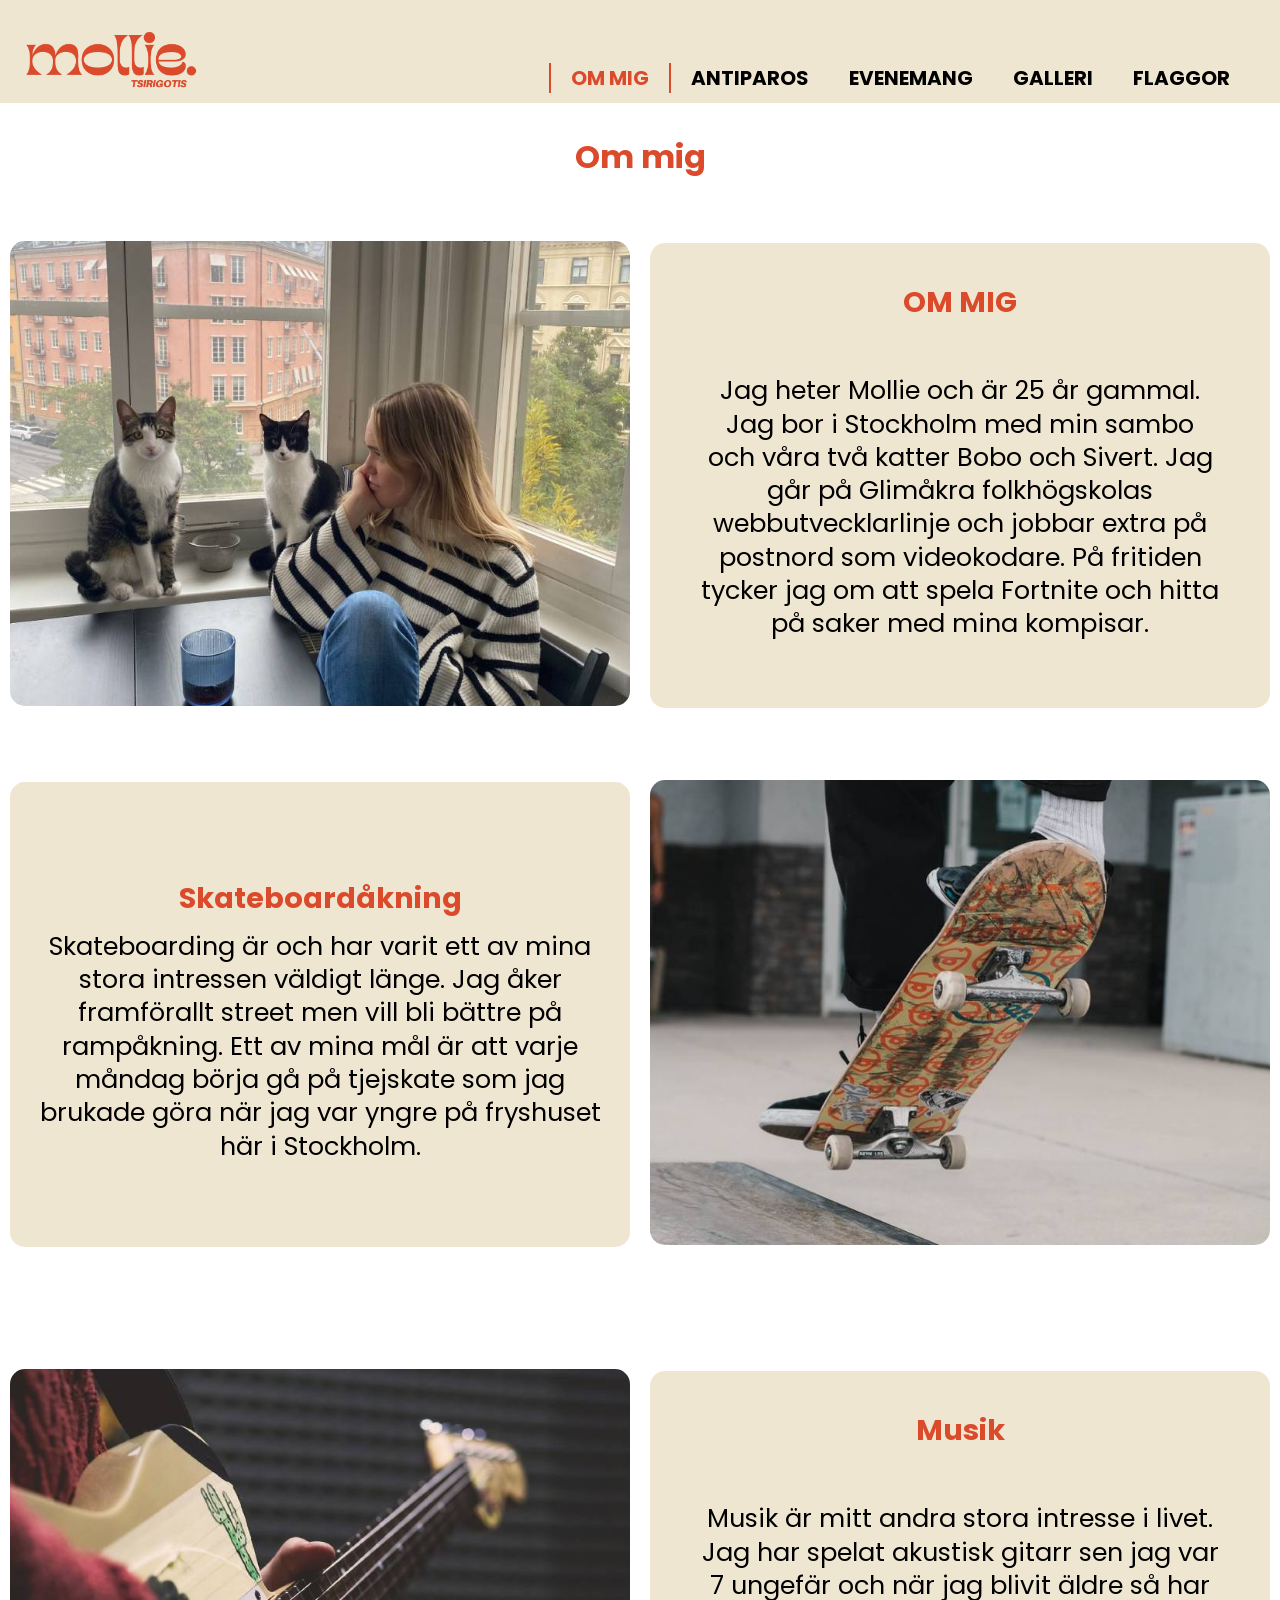
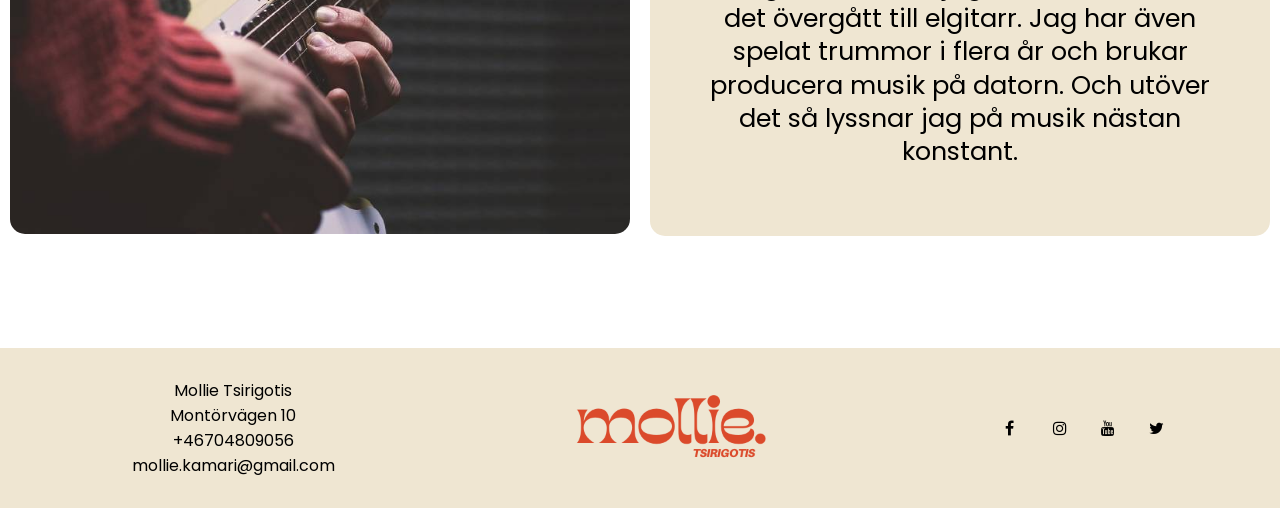
<file: index.html>
<!DOCTYPE html>
<html lang="en">
<head>
    <meta charset="UTF-8">
    <meta name="viewport" content="width=device-width, initial-scale=1.0">
    <title>Om mig</title>
    <link rel="stylesheet" href="styles/style.css">
    <link rel="stylesheet" href="https://cdnjs.cloudflare.com/ajax/libs/font-awesome/4.7.0/css/font-awesome.min.css">
</head>
<body>

<!-- HEADER -->

  <header>
    <a href="index.html"><img src="img/logo2.png" alt="MinLogga" class="header_image" id="logo"></a>
    
    <div>
      <ul class="topnav">
        <li><a href="flaggor.html">FLAGGOR</a></li>
        <li><a href="galleri.html">GALLERI</a></li>
        <li><a href="evenemang.html">EVENEMANG</a></li>
        <li><a href="antiparos.html">ANTIPAROS</a></li>
        <li><a class="active" href="index.html">OM MIG</a></li> 
      </ul>
  </div>
</header>

<h1>Om mig</h1>

<!-- TOP CONTAINER -->

<div class="container">

  <div class="left-div">
    <img src="/img/mollie-start2.jpg" alt="Mollie och hennes katter">
  </div>

  <div class="right-div">
    <h2>OM MIG</h2>
    <p>
      Jag heter Mollie och är 25 år gammal.
      Jag bor i Stockholm med min sambo och våra två katter
      Bobo och Sivert.
      Jag går på Glimåkra folkhögskolas webbutvecklarlinje och 
      jobbar extra på postnord som videokodare.
      På fritiden tycker jag om att spela Fortnite och 
      hitta på saker med mina kompisar.
    </p>
  </div>

</div>

<!-- MIDDLE CONTAINER -->

<div class="middle-container">

  <div class="middle-left-div">
    <h2>Skateboardåkning</h2>
    <p>Skateboarding är och har varit ett av mina stora intressen väldigt länge.
      Jag åker framförallt street men vill bli bättre på rampåkning.
      Ett av mina mål är att varje måndag börja gå på tjejskate som jag brukade göra 
      när jag var yngre på fryshuset här i Stockholm.
    </p>
  </div>

  <div class="middle-right-div">
    <img src="img/skateboard-start1.jpg" alt="Skateboard">
  </div>

  </div>

  <!-- BOTTOM CONTAINER -->

<div class="bottom-container">

  <div class="bottom-left-div">
    <img src="img/gitarr-start1.jpg" alt="elgitarr">
  </div>

  <div class="bottom-right-div">
    <h2>Musik</h2>
    <p>
      Musik är mitt andra stora intresse i livet.
      Jag har spelat akustisk gitarr sen jag var 7 ungefär och när jag blivit 
      äldre så har det övergått till elgitarr.
      Jag har även spelat trummor i flera år och brukar producera musik på
      datorn. Och utöver det så lyssnar jag på musik nästan konstant.
    </p>
  </div>

</div>

<!-- FOOTER -->

<footer>
  <div class="footer-contact-info">
    <p>Mollie Tsirigotis</p>
    <p>Montörvägen 10</p>
    <p>+46704809056</p>
    <p>mollie.kamari@gmail.com</p>
  </div>
  <div class="footer-image">
    <a href="index.html"><img src="img/logo2.png" alt="MinLogga" class="footer-img" id="logo"></a>
  </div>
  <div class="footer-social-media">
    <a href="#" class="fa fa-facebook"></a>
    <a href="#" class="fa fa-instagram"></a>
    <a href="#" class="fa fa-youtube"></a>
    <a href="#" class="fa fa-twitter"></a>
  </div>
</footer>
</body>
</html>
</file>
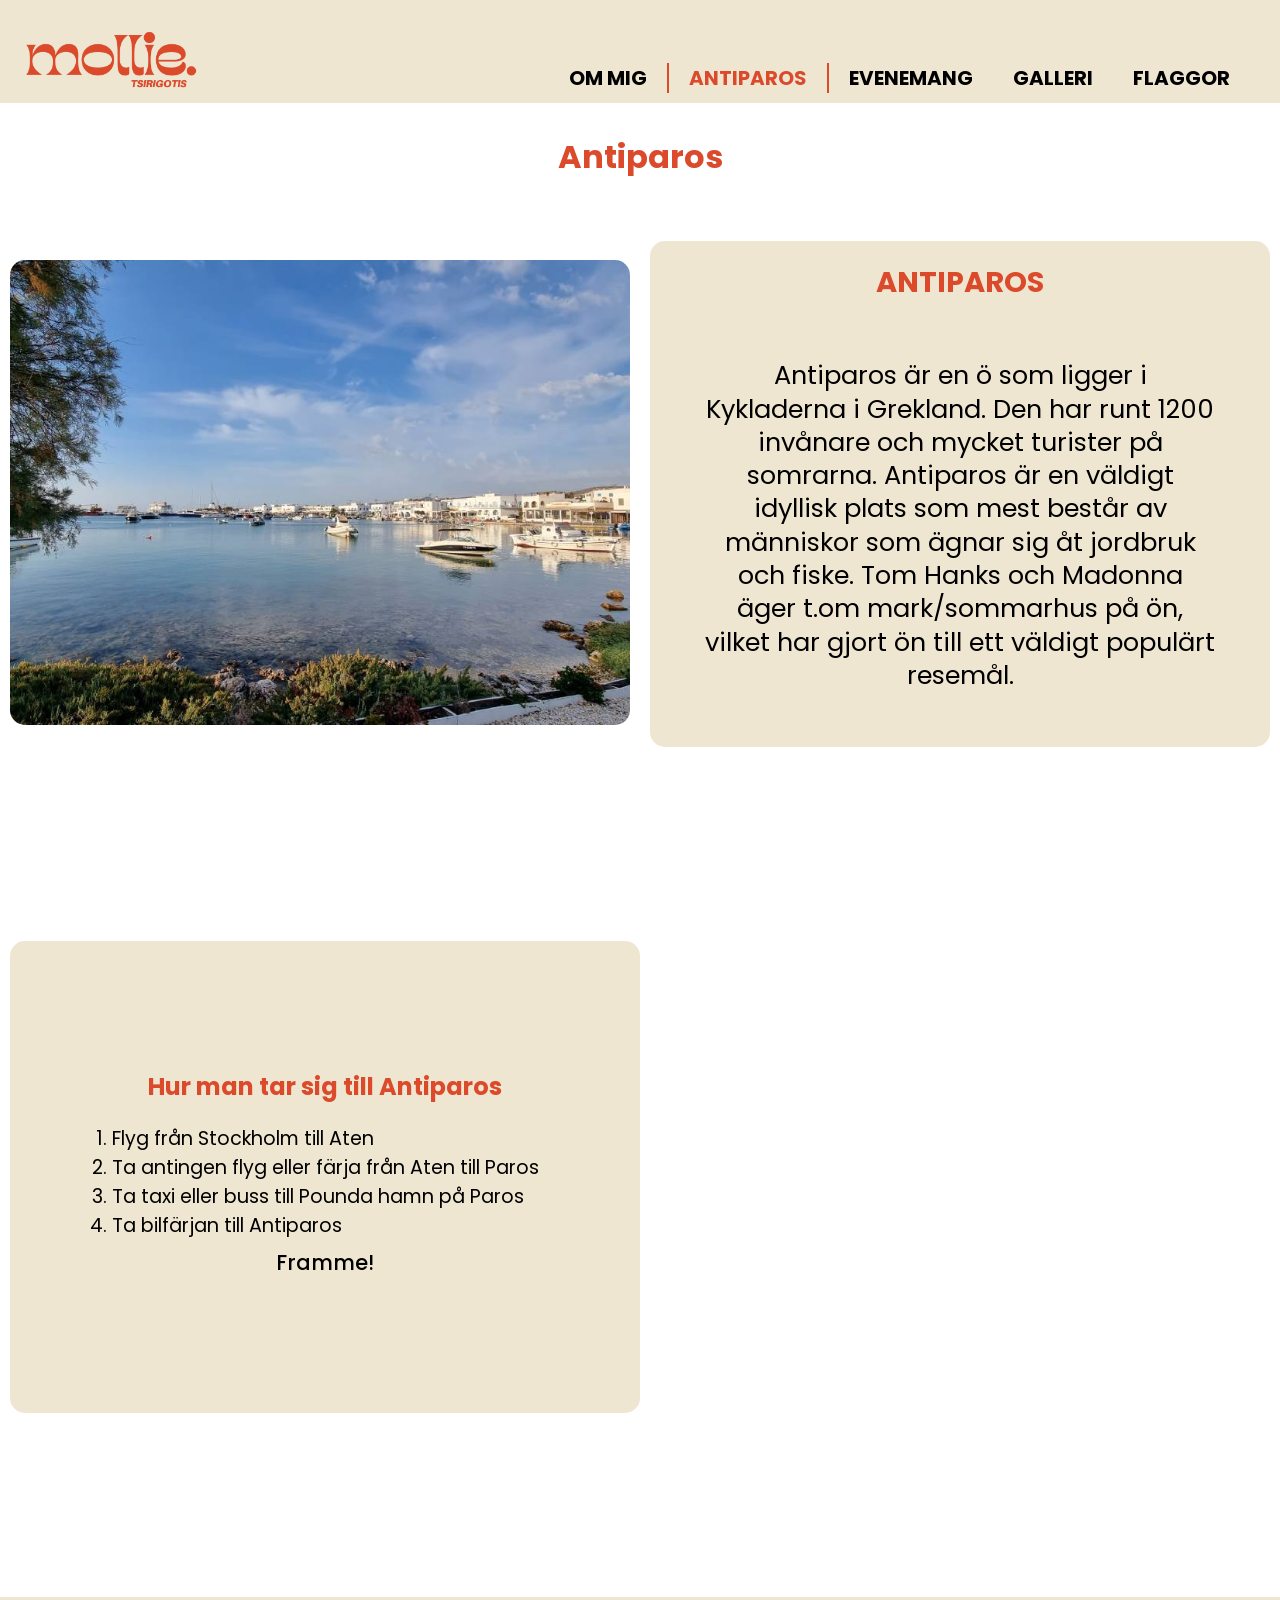
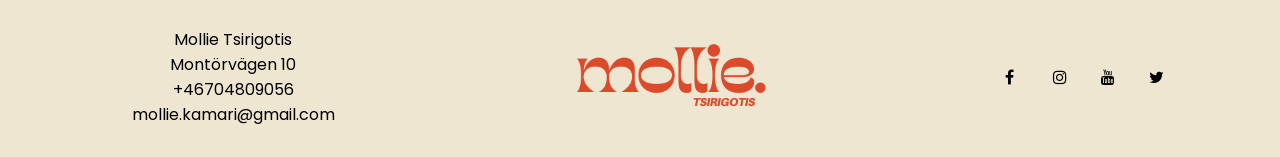
<file: antiparos.html>
<!DOCTYPE html>
<html lang="en">
<head>
    <meta charset="UTF-8">
    <meta name="viewport" content="width=device-width, initial-scale=1.0">
    <title>Antiparos</title>
    <link rel="stylesheet" href="styles/style.css">
    <link rel="stylesheet" href="https://cdnjs.cloudflare.com/ajax/libs/font-awesome/4.7.0/css/font-awesome.min.css">
</head>
<body>


<!-- HEADER -->

  <header>
    <a href="index.html"><img src="img/logo2.png" alt="MinLogga" class="header_image" id="logo"></a>
    
    <div>
      <ul class="topnav">
        <li class="right"><a href="flaggor.html">FLAGGOR</a></li>
        <li class="right"><a href="galleri.html">GALLERI</a></li>
        <li class="right"><a href="evenemang.html">EVENEMANG</a></li>
        <li class="right"><a class="active" href="antiparos.html">ANTIPAROS</a></li>
        <li class="right"><a href="index.html">OM MIG</a></li> 
      </ul>
  </div>
</header>

<h1>Antiparos</h1>

<!-- TOP CONTAINER -->

<div class="antiparos-container">

  <div class="antiparos-left-div">
    <img src="img/antiparos-antiparos1.jpg" alt="Antiparos hamn">
    
  </div>

  <div class="antiparos-right-div">
    <h2>
      ANTIPAROS
    </h2>

    <p class="antiparos">
      Antiparos är en ö som ligger i Kykladerna i Grekland. 
      Den har runt 1200 invånare och mycket turister på somrarna.
      Antiparos är en väldigt idyllisk plats som mest består av
      människor som ägnar sig åt jordbruk och fiske.
      Tom Hanks och Madonna äger t.om mark/sommarhus på ön, vilket har gjort
      ön till ett väldigt populärt resemål.
    </p>

  </div>
</div>

<!-- BOTTOM CONTAINER -->

<div class="antiparos-bottom-container">

  <div class="antiparos-bottom-left-div">
    <h2>Hur man tar sig till Antiparos</h2>
    <ol class="antiparos-list">
      <li>Flyg från Stockholm till Aten</li>
      <li>Ta antingen flyg eller färja från Aten till Paros</li>
      <li>Ta taxi eller buss till Pounda hamn på Paros</li>
      <li>Ta bilfärjan till Antiparos</li>
      <p>Framme!</p>
    </ol>
  </div>

  <div class="antiparos-bottom-right-div">
    <iframe src="https://www.google.com/maps/embed?pb=!1m18!1m12!1m3!1d6369.467829935815!2d25.07578894642148!3d37.03999025265984!2m3!1f0!2f0!3f0!3m2!1i1024!2i768!4f13.1!3m3!1m2!1s0x14986543608e767f%3A0xcc12f2716614cd0b!2sAntiparos%20840%2007%2C%20Greece!5e0!3m2!1sen!2sse!4v1729443716450!5m2!1sen!2sse" width="500" height="800" style="border:0;" allowfullscreen="" loading="lazy" referrerpolicy="no-referrer-when-downgrade"></iframe>

  </div>
</div>

<!-- FOOTER -->

<footer>
  <div class="footer-contact-info">
    <p>Mollie Tsirigotis</p>
    <p>Montörvägen 10</p>
    <p>+46704809056</p>
    <p>mollie.kamari@gmail.com</p>
  </div>
  <div class="footer-image">
    <a href="index.html"><img src="img/logo2.png" alt="MinLogga" class="footer-img" id="logo"></a>
  </div>
  <div class="footer-social-media">
    <a href="#" class="fa fa-facebook"></a>
    <a href="#" class="fa fa-instagram"></a>
    <a href="#" class="fa fa-youtube"></a>
    <a href="#" class="fa fa-twitter"></a>
  </div>
</footer>
    
</body>
</html>
</file>
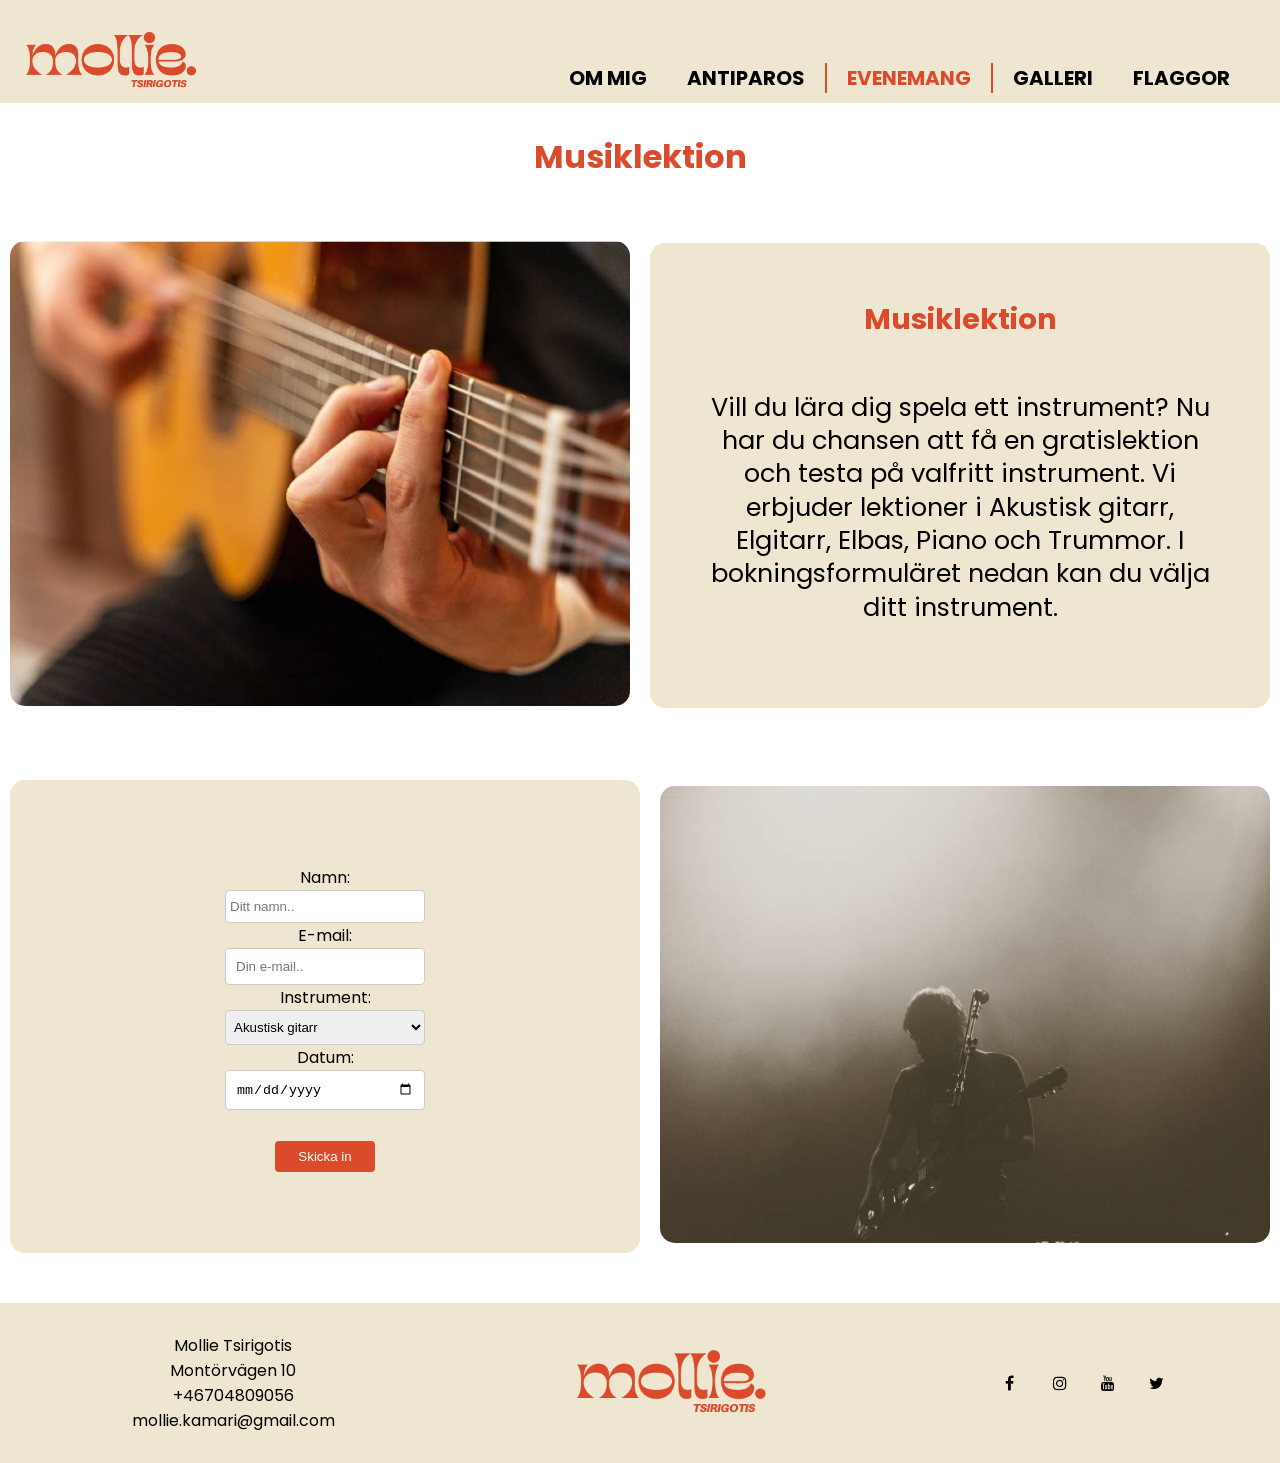
<file: evenemang.html>
<!DOCTYPE html>
<html lang="en">
<head>
    <meta charset="UTF-8">
    <meta name="viewport" content="width=device-width, initial-scale=1.0">
    <title>Evenemang</title>
    <link rel="stylesheet" href="styles/style.css">
    <link rel="stylesheet" href="https://cdnjs.cloudflare.com/ajax/libs/font-awesome/4.7.0/css/font-awesome.min.css">
</head>

<!-- HEADER -->

<header>
  <a href="index.html"><img src="img/logo2.png" alt="MinLogga" class="header_image" id="logo"></a>
  
  <div>
    <ul class="topnav">
      <li class="right"><a href="flaggor.html">FLAGGOR</a></li>
      <li class="right"><a href="galleri.html">GALLERI</a></li>
      <li class="right"><a class="active" href="evenemang.html">EVENEMANG</a></li>
      <li class="right"><a href="antiparos.html">ANTIPAROS</a></li>
      <li class="right"><a href="index.html">OM MIG</a></li> 
    </ul>
</div>
</header>

<h1>Musiklektion</h1>

<!-- TOP CONTAINER -->

<div class="event-main-container">
  <div class="event-top-container">
    <div class="event-top-left-container">
    <img src="img/guitar-event.jpg" alt="Guitar">
  </div>
  <div class="event-top-right-container">
    <h2>
      Musiklektion
    </h2>
    <p>
      Vill du lära dig spela ett instrument?
      Nu har du chansen att få en gratislektion och testa på valfritt instrument.
      Vi erbjuder lektioner i Akustisk gitarr, Elgitarr, Elbas, Piano och Trummor.
      I bokningsformuläret nedan kan du välja ditt instrument.
    </p>


  </div>
  </div>
  
  <!-- BOTTOM CONTAINER -->

<div class="event-bottom-container">
  <div class="event-bottom-left-container">
    
      <form action="/action_page.php">
        <label for="namn">Namn:</label><br>
        <input type="text" id="namn" name="namn" placeholder="Ditt namn.."><br>

          <label for="email">E-mail:</label><br>
          <input type="email" id="email" name="email" placeholder="Din e-mail.."><br>

          <label for="choose-instrument">Instrument:</label><br>
        <select name="choose-instrument" id="choose-instrument">
          <option value="akustisk-gitarr">Akustisk gitarr</option>
          <option value="elgitarr">Elgitarr</option>
          <option value="elbas">Elbas</option>
          <option value="piano">Piano</option>
          <option value="trummor">Trummor</option>
          <option value="sång">Sång</option>
          </select>

        <label for="date"><br>Datum:</label><br>
          <input type="date" id="date" name="date"><br><br>

        <input type="submit" value="Skicka in">
        </form>  
  </div>
  <div class="event-bottom-right-container">
    <img src="img/music-event.jpg" alt="Man with guitar">
  </div>
   
</div>

<!-- FOOTER -->

<footer>
  <div class="footer-contact-info">
    <p>Mollie Tsirigotis</p>
    <p>Montörvägen 10</p>
    <p>+46704809056</p>
    <p>mollie.kamari@gmail.com</p>
  </div>
  <div class="footer-image">
    <a href="index.html"><img src="img/logo2.png" alt="MinLogga" class="footer-img" id="logo"></a>
  </div>
  <div class="footer-social-media">
    <a href="#" class="fa fa-facebook"></a>
    <a href="#" class="fa fa-instagram"></a>
    <a href="#" class="fa fa-youtube"></a>
    <a href="#" class="fa fa-twitter"></a>
  </div>
</footer>

</body>
</html>
</file>
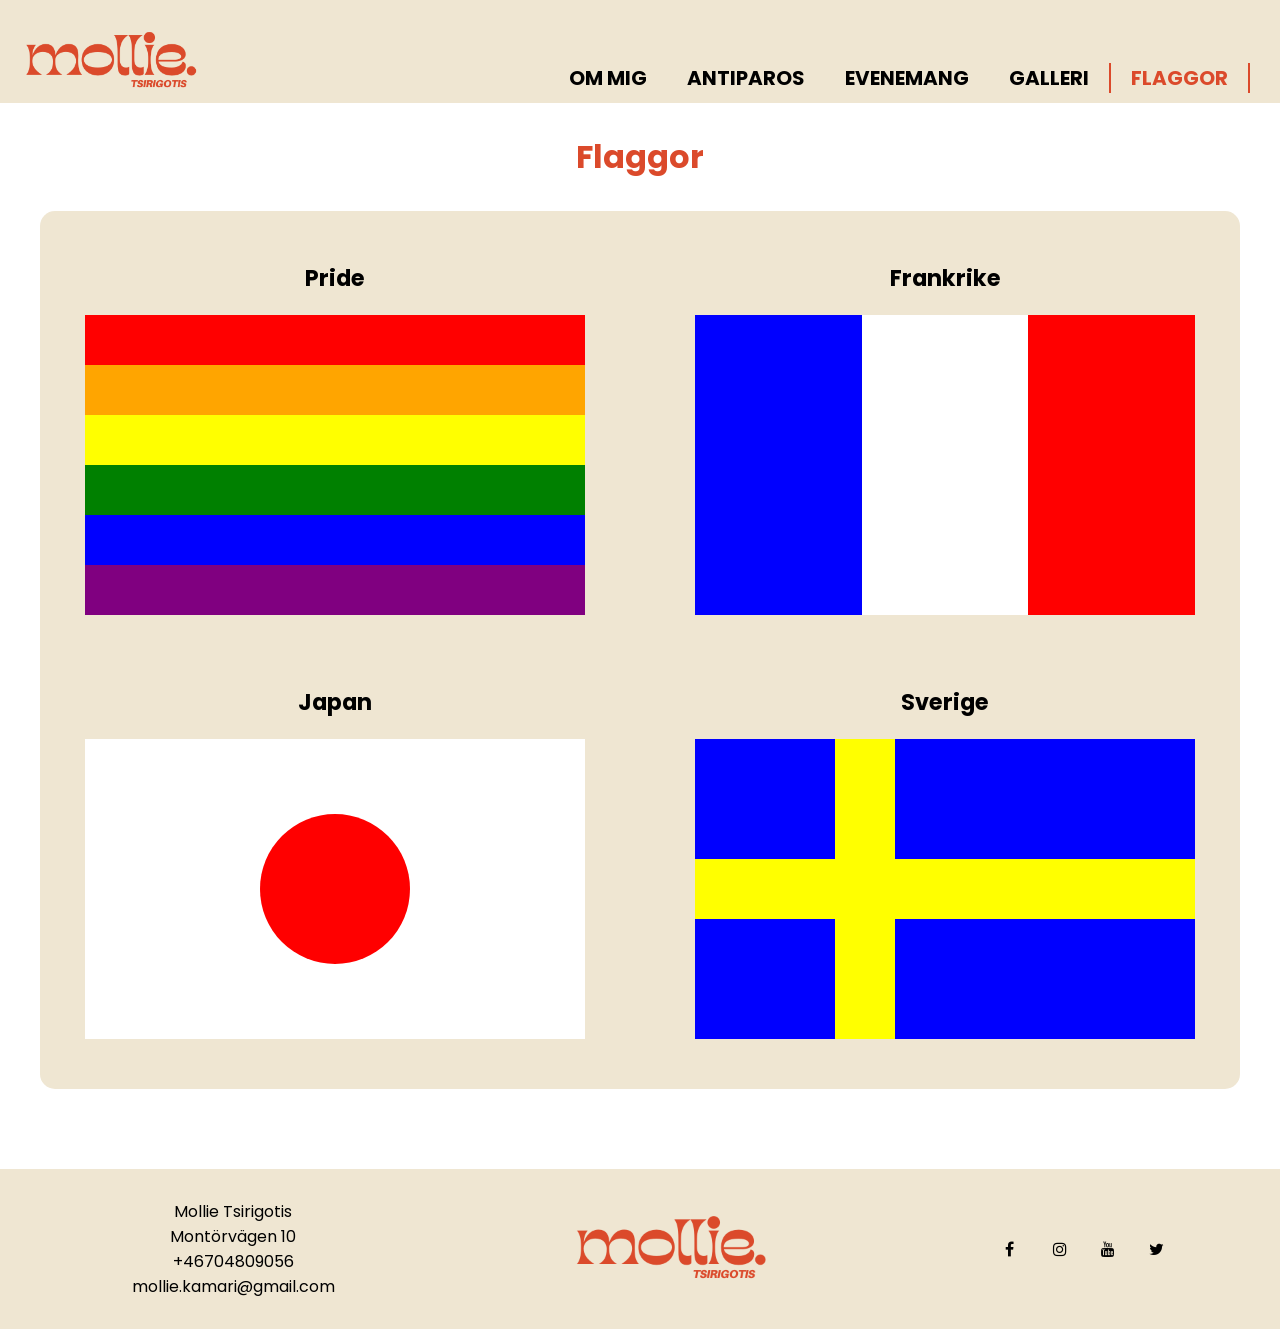
<file: flaggor.html>
<!DOCTYPE html>
<html lang="en">
<head>
    <meta charset="UTF-8">
    <meta name="viewport" content="width=device-width, initial-scale=1.0">
    <title>Flaggor</title>
    <link rel="stylesheet" href="styles/style.css">
    <link rel="stylesheet" href="https://cdnjs.cloudflare.com/ajax/libs/font-awesome/4.7.0/css/font-awesome.min.css">
</head>
<body>

<!-- HEADER -->

  <header>
    <a href="index.html"><img src="img/logo2.png" alt="MinLogga" class="header_image" id="logo"></a>
    
    <div>
      <ul class="topnav">
        <li class="right"><a class="active" href="flaggor.html">FLAGGOR</a></li>
        <li class="right"><a href="galleri.html">GALLERI</a></li>
        <li class="right"><a href="evenemang.html">EVENEMANG</a></li>
        <li class="right"><a href="antiparos.html">ANTIPAROS</a></li>
        <li class="right"><a href="index.html">OM MIG</a></li> 
      </ul>
  </div>
</header>

<!-- MAIN CONTAINER -->

<div class="flag-page-container">
  <h1>Flaggor</h1>

<!-- PRIDE FLAG CONTAINER -->

<div class="flag-container">

<!-- PRIDE FLAG -->

  <div class="pride-flag-container">
    <h3>
      Pride
  </h3>
    <div class="pride-flag">
      <div id="red"></div>
      <div id="orange"></div>
      <div id="yellow"></div>
      <div id="green"></div>
      <div id="blue"></div>
      <div id="purple"></div>
    </div>
  </div>

<!-- FRANCE FLAG CONTAINER -->

  <div class="france-flag-container">

    <h3>
      Frankrike
  </h3>

  <!-- FRANCE FLAG -->

    <div class="france-flag">
        <div id="blue"></div>
        <div id="white"></div>
        <div id="red"></div>
    </div>
  </div>

<!-- JAPAN FLAG CONTAINER -->

  <div class="japan-flag-container">
    <h3>
      Japan
    </h3>

<!-- JAPAN FLAG -->

    <div class="japan-flag">
        <div id="red"></div>
    </div>
  </div>

<!-- SWEDEN FLAG CONTAINER -->

  <div class="sweden-flag-container">
    <h3>
      Sverige
    </h3> 

<!-- SWEDEN FLAG -->

    <div class="sweden-flag">
        <div class="horisontal"></div>
        <div class="vertical"></div>
    </div>
</div>
</div>

<!-- FOOTER -->

<footer>
  <div class="footer-contact-info">
    <p>Mollie Tsirigotis</p>
    <p>Montörvägen 10</p>
    <p>+46704809056</p>
    <p>mollie.kamari@gmail.com</p>
  </div>
  <div class="footer-image">
    <a href="index.html"><img src="img/logo2.png" alt="MinLogga" class="footer-img" id="logo"></a>
  </div>
  <div class="footer-social-media">
    <a href="#" class="fa fa-facebook"></a>
    <a href="#" class="fa fa-instagram"></a>
    <a href="#" class="fa fa-youtube"></a>
    <a href="#" class="fa fa-twitter"></a>
  </div>
</footer>  

</body>
</html>
</file>
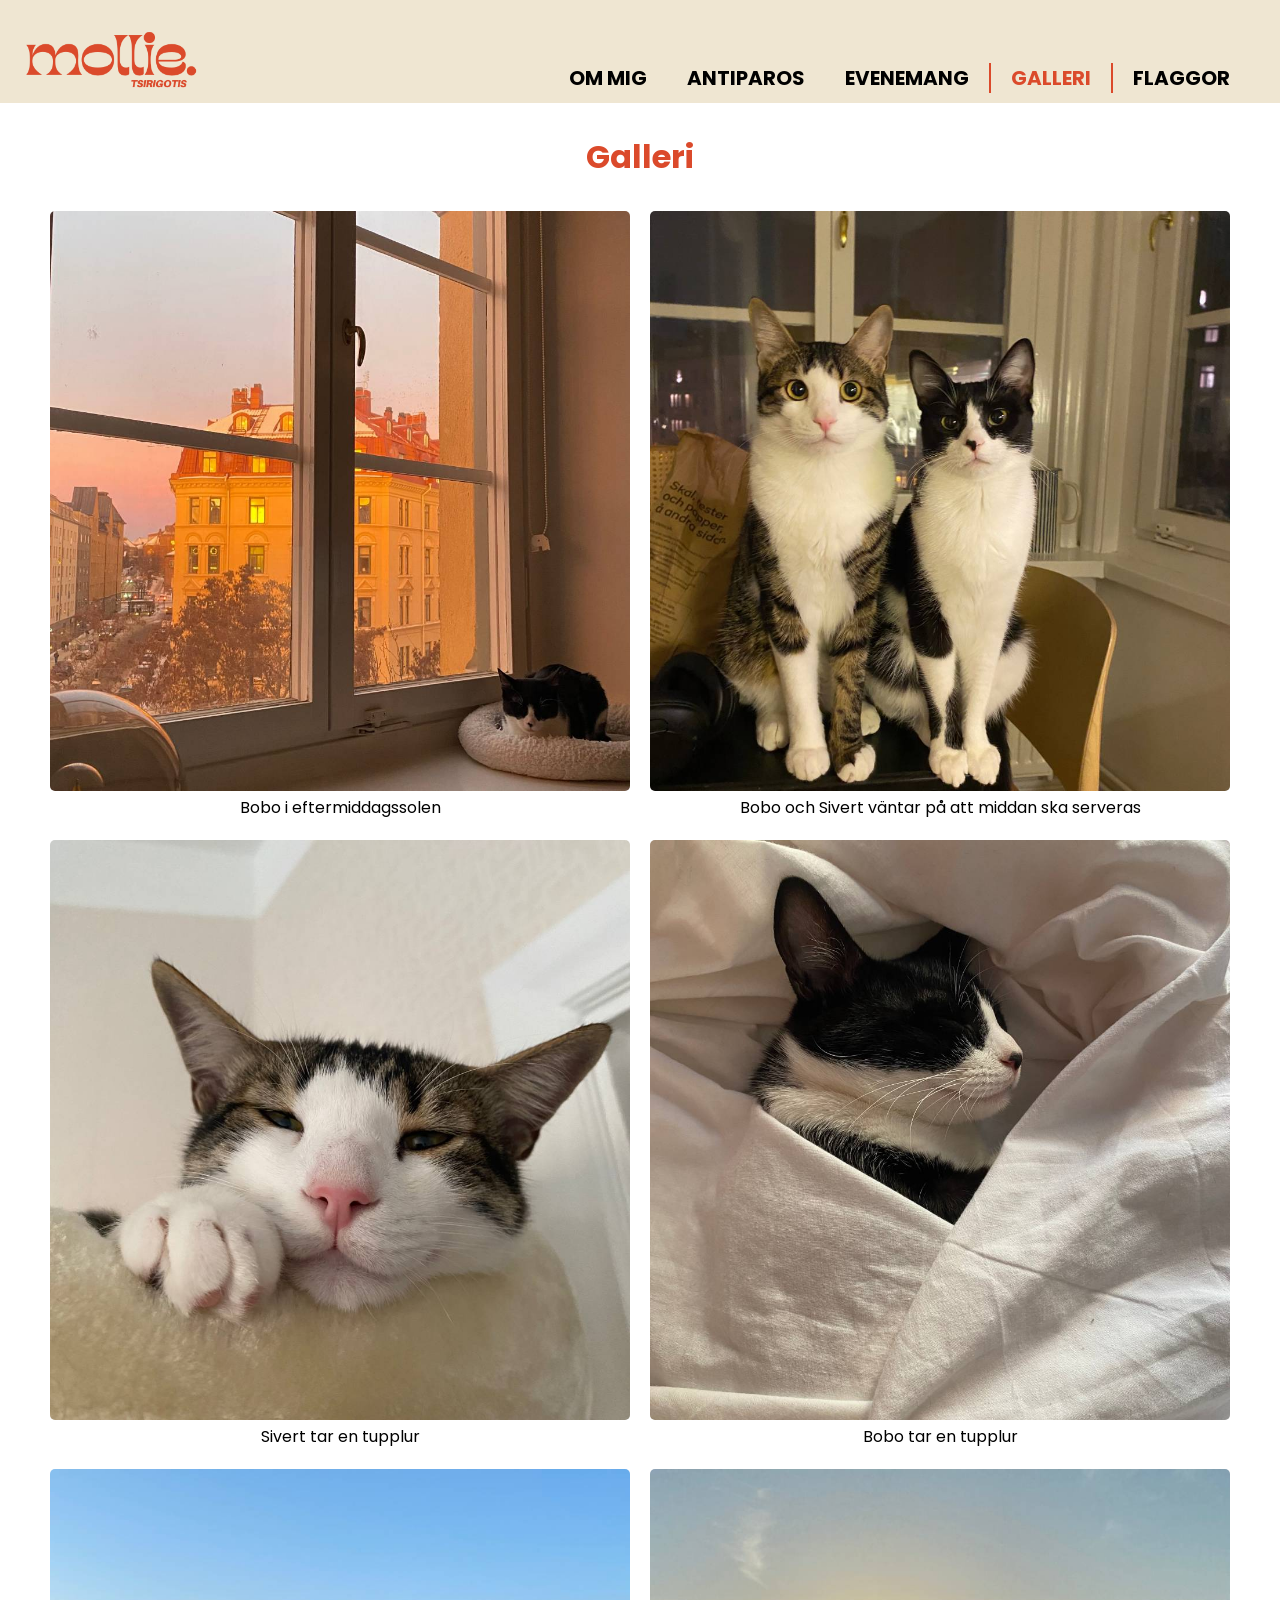
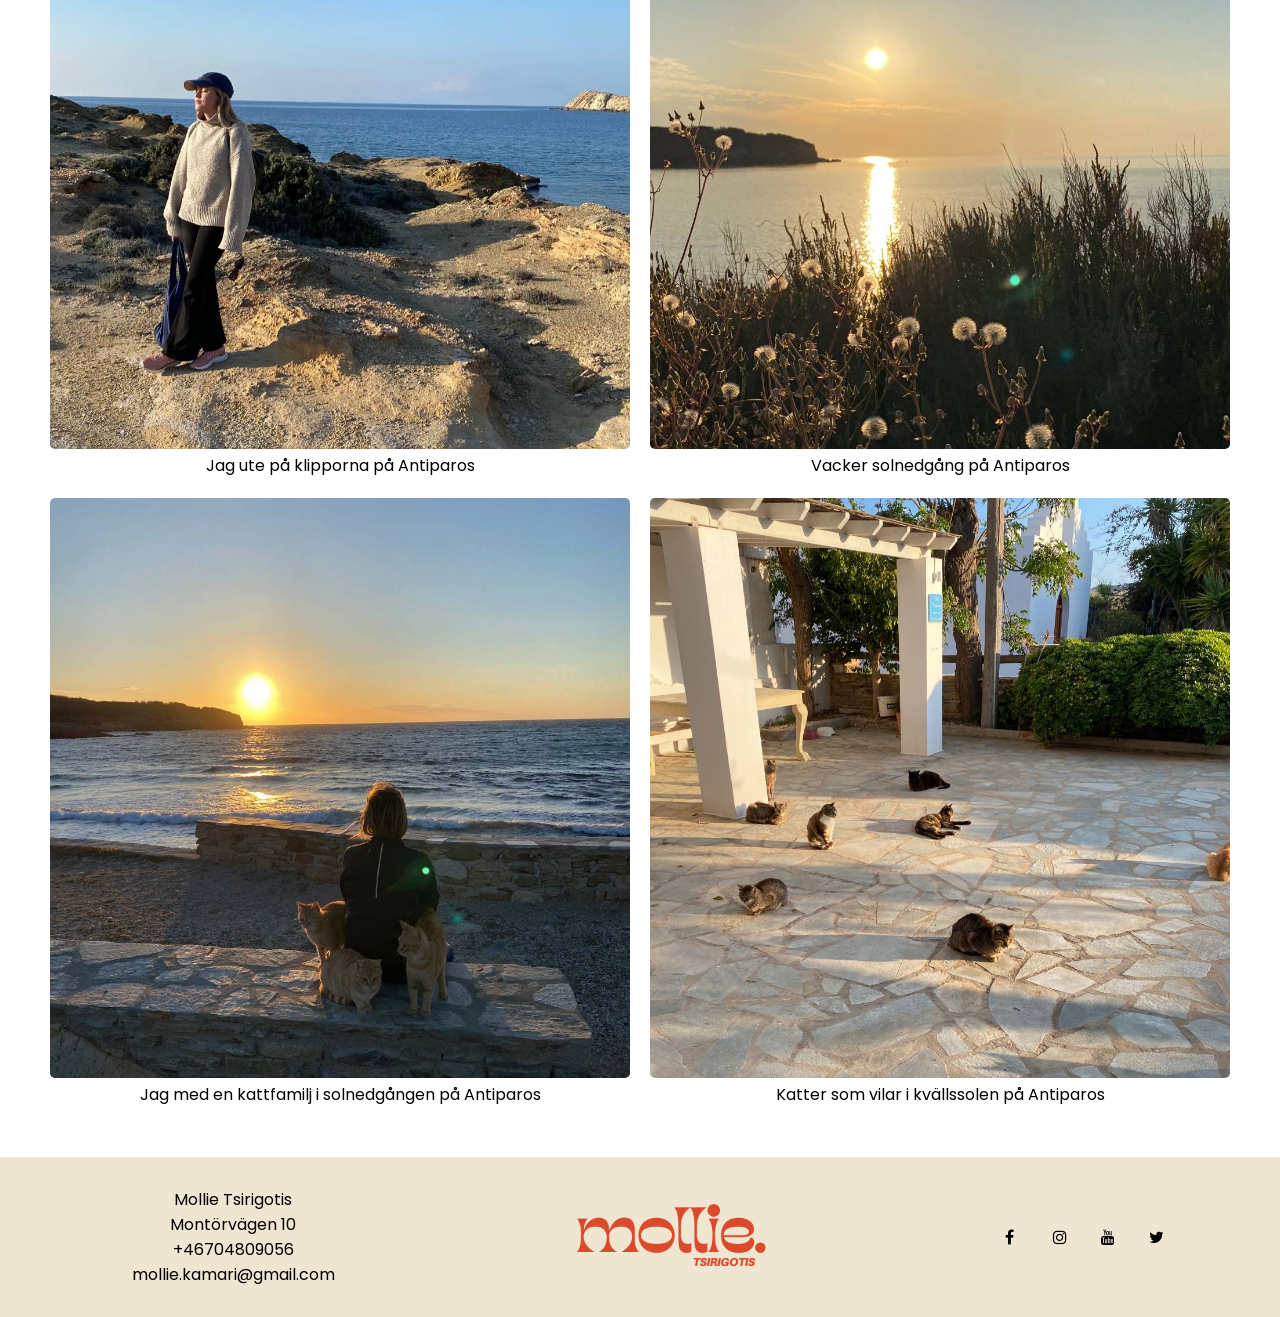
<file: galleri.html>
<!DOCTYPE html>
<html lang="en">
<head>
    <meta charset="UTF-8">
    <meta name="viewport" content="width=device-width, initial-scale=1.0">
    <title>Galleri</title>
    <link rel="stylesheet" href="styles/style.css">
    <link rel="stylesheet" href="https://cdnjs.cloudflare.com/ajax/libs/font-awesome/4.7.0/css/font-awesome.min.css">
</head>
<body>

<!-- HEADER -->

  <header>
    <a href="index.html"><img src="img/logo2.png" alt="MinLogga" class="header_image" id="logo"></a>
    
    <div>
      <ul class="topnav">
        <li class="right"><a href="flaggor.html">FLAGGOR</a></li>
        <li class="right"><a class="active" href="galleri.html">GALLERI</a></li>
        <li class="right"><a href="evenemang.html">EVENEMANG</a></li>
        <li class="right"><a href="antiparos.html">ANTIPAROS</a></li>
        <li class="right"><a href="index.html">OM MIG</a></li> 
      </ul>
  </div>
</header>


<h1>Galleri</h1>

<!-- GALLERY GRID CONTAINER -->

<div class="gallery-grid-container">
      
  <div class="div-image">
    <img src="img/bobo-gallery2.jpg" alt="Katten Bobo">
      <p>
        Bobo i eftermiddagssolen
      </p>
  </div>
  <div class="div-image">
    <img src="img/bobo-sivert-gallery1.jpg" alt="Katterna Bobo och Sivert">
      <p>
        Bobo och Sivert väntar på att middan ska serveras
      </p>
  </div>
  <div class="div-image">      
    <img src="img/sivert-gallery1.jpg" alt="Katten Sivert">
      <p>
        Sivert tar en tupplur
      </p>
  </div>
  <div class="div-image">
    <img src="img/bobo-gallery4.jpg" alt="Katten Bobo">
      <p>
        Bobo tar en tupplur
      </p>
  </div>
  <div class="div-image">
    <img src="img/mollie-gallery1.jpg" alt="Katten Bobo">
      <p>
        Jag ute på klipporna på Antiparos
      </p>
  </div>
  <div class="div-image">      
    <img src="img/antiparos-gallery1.jpg" alt="Solnedgång på Antiparos">
      <p>
        Vacker solnedgång på Antiparos
      </p>
  </div>
  <div class="div-image">  
    <img src="img/antiparos-gallery3.jpg" alt="Solnedgång på Antiparos med katter">
      <p>
        Jag med en kattfamilj i solnedgången på Antiparos
      </p>
  </div>
  <div class="div-image">      
    <img src="img/antiparos-gallery2.jpg" alt="Katter på Antiparos">
      <p>
        Katter som vilar i kvällssolen på Antiparos
      </p>
  </div>  
</div>

<!-- FOOTER -->

<footer>
  <div class="footer-contact-info">
    <p>Mollie Tsirigotis</p>
    <p>Montörvägen 10</p>
    <p>+46704809056</p>
    <p>mollie.kamari@gmail.com</p>
  </div>
  <div class="footer-image">
    <a href="index.html"><img src="img/logo2.png" alt="MinLogga" class="footer-img" id="logo"></a>
  </div>
  <div class="footer-social-media">
    <a href="#" class="fa fa-facebook"></a>
    <a href="#" class="fa fa-instagram"></a>
    <a href="#" class="fa fa-youtube"></a>
    <a href="#" class="fa fa-twitter"></a>
  </div>
</footer>
    
</body>
</html>
</file>
<file: styles/style.css>
@import url('https://fonts.googleapis.com/css2?family=Poppins:ital,wght@0,100;0,200;0,300;0,400;0,500;0,600;0,700;0,800;0,900;1,100;1,200;1,300;1,400;1,500;1,600;1,700;1,800;1,900&display=swap');

* {
    margin: 0;
    padding: 0;
    box-sizing: border-box;
}
body {
    background-color: white;
}

/* ----------- OM MIG ------------ */

/* HEADER */

header {
    width:100%;
    text-align: left;
    padding-top: 30px;
    background-color: #EFE6D2;

}
 
.header_image {
    display: inline-block;
    margin: 0 auto;
    margin-bottom: -30px;
    width: 200px;
    padding-left: 20px;
}
 
@media screen and (max-width: 767px) {

    header {
        text-align: center;
    }
 
    .header_image {
        padding: 0;
    
        margin-bottom: 10px;
    }
}

/* NAV */

ul.topnav {
    list-style-type: none;
    overflow: hidden;
    margin: 0px;
    padding: 0px;
    padding-right: 30px;
    padding-bottom: 10px;

}

ul.topnav li a {
    display: block;
    color: black;
    text-align: center;
    padding: 0 20px;
    text-decoration: none;
    font-size: 20px;
    font-weight: 700;
    font-family: poppins;
}
 
ul.topnav li a:hover:not(.active) {
    color: #DB4A2B;
}
 
ul.topnav li a.active {
    color: #DB4A2B;
    font-weight: bold;
    border-left: 2px solid currentColor;
    border-right: 2px solid currentcolor;
}
 
ul.topnav li {
    float: right;
}

/* FÖR MOBIL OCH PADDA */
 
@media screen and (max-width: 767px) {

    ul.topnav li a.active {
        border-right: none;
        border-left: none;
        border-bottom: 2px solid currentColor;    
    }

    ul.topnav {
        padding-right: 0;
        padding-bottom: 0;
        display: flex;
        flex-direction: column-reverse;
    }
 
    ul.topnav li {
        float: none;
    }
}

@media screen and (max-width: 1100px) {
    ul.topnav li a {
             
        padding: 0 13px;
        font-size: 16px;
    }


}

@media screen and (min-width: 1280px) { 
    /* För stora skärmar */
    main {
        
        margin: 0 auto;
    }
 
    header {
        
        margin: 0 auto;
    }
}

/* TOP DIV CONTAINER */

h1 {
    padding-top: 30px;
    text-align: center;
    font-family: poppins;
    color: #DB4A2B;
}

.container {
    
    display: flex; 
    flex-direction: row;
    width: 100%;
    background-color: white;
    max-width: 1300px;
    justify-content: center;
    align-items: center;
    margin: 0 auto;
    padding-top: 50px;

}

.left-div {
    flex: 1;
    margin: 10px;
    aspect-ratio: 4/3;
}
.right-div {
    display: flex;
    flex-direction: column;
    justify-content: center;
    align-items: center;
    flex: 1;
    margin: 10px;
    background-color: #EFE6D2;
    border-radius: 15px;
    text-align: center;
    aspect-ratio: 4/3;
}

.right-div h2 {
    padding-top: 20px;
    font-family: poppins;
    color: #DB4A2B;
}
.right-div p {
    font-size: 1.2rem;
    padding: 10px;
    font-family: poppins;
    line-height: 25px;
}

.left-div img {
    width: 100%;
    border-radius: 15px;
}

/* MOBIL OCH PADDA */

@media screen and (max-width: 767px) { 
    .container {
        margin-top: 10px;
        flex-direction: column;
        flex-wrap: nowrap;
        padding-top: 15px;
        gap: 40px;
    }
    .left-div {
        width: 100%;
    }
    .right-div {
        width: 100%;
    }
    .left-div img {
        height: 100%;
    }
    
    .right-div p {
        font-size: 1rem;
        padding: 10px 30px 20px 30px;
        font-family: system-ui, -apple-system, BlinkMacSystemFont, 'Segoe UI', Roboto, Oxygen, Ubuntu, Cantarell, 'Open Sans', 'Helvetica Neue', sans-serif;
    }  
}
@media screen and (min-width: 1280px) { 
    /* För stora skärmar */
    .right-div p {
        font-size: 1.6rem;
        margin: 40px;
        line-height: 1.3;
        
    }
    .right-div h2 {
        font-size: 1.8rem;
    }
}

/* MIDDLE DIV CONTAINER */

.middle-container {
    display: flex; 
    flex-direction: row;
    width: 100%;
    background-color: white;
    max-width: 1300px;
    justify-content: center;
    align-items: center;
    margin: 0 auto;
    padding-top: 50px;
}

.middle-left-div {
    display: flex;
    flex-direction: column;
    justify-content: center;
    align-items: center;
    flex: 1;
    margin: 10px;
    background-color: #EFE6D2;
    border-radius: 15px;
    text-align: center;
    aspect-ratio: 4/3;
}

.middle-left-div h2 {
    padding-top: 20px;
    font-family: poppins;
    color: #DB4A2B;
}
.middle-left-div p {
    font-size: 1.2rem;
    padding: 10px;
    font-family: poppins;
    line-height: 25px;
}


.middle-right-div {
    flex: 1;
    margin: 10px;
    aspect-ratio: 4/3;
}
.middle-right-div img {
    width: 100%;
    border-radius: 15px;
}
@media screen and (max-width: 767px) { 
    .middle-container {
        margin-top: 30px;
        flex-direction: column-reverse;
        flex-wrap: nowrap;
        padding-top: 15px;
        gap: 40px;
    }
    .middle-right-div {
        width: 100%;
    }
    .middle-left-div {
        width: 100%;
    }
    .middle-right-div img {
        height: 100%;
    }
    
    .middle-left-div p {
        font-size: 1rem;
        padding: 10px 30px 20px 30px;
        font-family: system-ui, -apple-system, BlinkMacSystemFont, 'Segoe UI', Roboto, Oxygen, Ubuntu, Cantarell, 'Open Sans', 'Helvetica Neue', sans-serif;
    }  
}
@media screen and (min-width: 1280px) { 
    /* För stora skärmar */
    .middle-left-div p {
        font-size: 1.6rem;
        line-height: 1.3;
        
    }
    .middle-left-div h2 {
        font-size: 1.8rem;
    }
}


/* BOTTOM DIV CONTAINER */

.bottom-container {  
    display: flex; 
    flex-direction: row;
    width: 100%;
    background-color: white;
    max-width: 1300px;
    justify-content: center;
    align-items: center;
    margin: 100px auto;
}

.bottom-left-div {
    flex: 1;
    margin: 10px;
    aspect-ratio: 4/3;
}
.bottom-right-div {
    display: flex;
    flex-direction: column;
    justify-content: center;
    align-items: center;
    flex: 1;
    margin: 10px;
    background-color: #EFE6D2;
    border-radius: 15px;
    text-align: center;
    aspect-ratio: 4/3;
}

.bottom-right-div h2 {
    padding-top: 20px;
    font-family: poppins;
    color: #DB4A2B;
}
.bottom-right-div p {
    font-size: 1.2rem;
    padding: 10px;
    font-family: poppins;
    line-height: 25px;
}

.bottom-left-div img {
    width: 100%;
    border-radius: 15px;
}
@media screen and (max-width: 767px) { 
    .bottom-container {
        margin-top: 30px;
        flex-direction: column;
        flex-wrap: nowrap;
        padding-top: 15px;
        gap: 40px;
    }
    .bottom-left-div {
        width: 100%;
    }
    .bottom-right-div {
        width: 100%;
    }
    .bottom-left-div img {
        height: 100%;
    }
    
    .bottom-right-div p {
        font-size: 1rem;
        padding: 10px 30px 20px 30px;
        font-family: system-ui, -apple-system, BlinkMacSystemFont, 'Segoe UI', Roboto, Oxygen, Ubuntu, Cantarell, 'Open Sans', 'Helvetica Neue', sans-serif;
    }  
}
@media screen and (min-width: 1280px) { 
    /* För stora skärmar */
    .bottom-right-div p {
        font-size: 1.6rem;
        margin: 40px;
        line-height: 1.3;
        
    }
    .bottom-right-div h2 {
        font-size: 1.8rem;
    }
}

/* -------------ANTIPAROS ------------ */

.antiparos-container {
    display: flex; 
    flex-direction: row;
    width: 100%;
    background-color: white;
    max-width: 1300px;
    justify-content: center;
    align-items: center;
    margin: 0 auto;
    padding-top: 50px;
}
.antiparos-left-div {
    flex: 1;
    margin: 10px;
    aspect-ratio: 4/3;
}
.antiparos-right-div {
    display: flex;
    flex-direction: column;
    justify-content: center;
    align-items: center;
    flex: 1;
    margin: 10px;
    background-color: #EFE6D2;
    border-radius: 15px;
    text-align: center;
    aspect-ratio: 4/3;
}

.antiparos-right-div h2 {
    padding-top: 20px;
    font-family: poppins;
    color: #DB4A2B;
}
.antiparos-right-div p {
    padding: 10px;
    font-family: poppins;
    line-height: 25px;
}
.antiparos-right-div p.antiparos {
        padding: 15px;  
}
.antiparos-left-div img {
    width: 100%;
    border-radius: 15px;
    
}

@media screen and (max-width: 767px) { 
    .antiparos-container {
        margin-top: 10px;
        flex-direction: column;
        flex-wrap: nowrap;
        padding-top: 15px;
        gap: 40px;
    }
    .antiparos-left-div {
        width: 100%;
    }
    .antiparos-right-div {
        width: 100%;
    }
    .antiparos-left-div img {
        height: 100%;
    }
    
    .antiparos-right-div p {
        font-size: 1rem;
        padding: 10px 30px 20px 30px;
        font-family: system-ui, -apple-system, BlinkMacSystemFont, 'Segoe UI', Roboto, Oxygen, Ubuntu, Cantarell, 'Open Sans', 'Helvetica Neue', sans-serif;
    }  
}
@media screen and (min-width: 1280px) { 
    /* För stora skärmar */
    .antiparos-right-div p {
        font-size: 1.6rem;
        margin: 40px;
        line-height: 1.3;
        
    }
    .antiparos-right-div h2 {
        font-size: 1.8rem;
    }
}





/* BOTTOM CONTAINER */
.antiparos-bottom-container {  
    display: flex; 
    flex-direction: row;
    width: 100%;
    background-color: white;
    max-width: 1300px;
    justify-content: center;
    align-items: center;
    margin: 100px auto;
}

.antiparos-bottom-right-div {
    flex: 1;
    padding-bottom: 50%;
    position: relative;
}
.antiparos-bottom-right-div iframe {
    height: 100%;
    width: 100%;
    left: 0;
    top: 0;
    position: absolute;
    object-fit: contain;

}
.antiparos-bottom-left-div {
    display: flex;
    flex-direction: column;
    justify-content: center;
    align-items: center;
    flex: 1;
    margin: 10px;
    background-color: #EFE6D2;
    border-radius: 15px;
    text-align: center;
    aspect-ratio: 4/3;
}
.antiparos-bottom-left-div h2 {
    font-family: poppins;
    font-size: 1.5rem;
    color: #DB4A2B;
}
.antiparos-bottom-left-div ol {
    text-align: start;
    padding-top: 20px;
    font-size: 1.2rem;
    font-family: poppins;
}
.antiparos-bottom-left-div p {
    font-size: 1.3rem;
    text-align: center;
    padding: 10px;
    font-family: poppins;
    line-height: 25px;
    font-weight: 500;  
}




/* MOBIL OCH PADDA */

@media screen and (max-width: 767px) { 
    .antiparos-bottom-container {
        flex-direction: column-reverse;
        margin-top: 60px;
        gap: 40px;
    }
    .antiparos-bottom-left-div {
        width: 100%;
    }
    .antiparos-bottom-right-div {
        width: 100%;
    }
    .antiparos-bottom-left-div h2 {
        font-family: poppins;
        font-size: 1.5rem;
    }

    .antiparos-bottom-left-div ol {
        font-size: 1rem;
    }
}




/*----------- EVENEMANG ----------*/

.event-top-container {
    display: flex; 
    flex-direction: row;
    width: 100%;
    background-color: white;
    max-width: 1300px;
    justify-content: center;
    align-items: center;
    margin: 0 auto;
    padding-top: 50px;
}
.event-top-left-container {
    flex: 1;
    margin: 10px;
    aspect-ratio: 4/3;
}
.event-top-left-container img {
    border-radius: 15px;
    width: 100%;
}

.event-top-right-container {
    display: flex;
    flex-direction: column;
    justify-content: center;
    align-items: center;
    flex: 1;
    margin: 10px;
    text-align: center;
    background-color: #EFE6D2;
    border-radius: 15px;
    aspect-ratio: 4/3;
}
.event-top-right-container h2 {
    padding-top: 20px;
    font-family: poppins;
    color: #DB4A2B;
}
.event-top-right-container p {
    font-size: 1.2rem;
    padding: 10px;
    font-family: poppins;
    line-height: 25px;
}

  

/* För mobil och platta */
@media screen and (max-width: 767px) { 
    .event-top-container {
        margin-top: 10px;
        flex-direction: column;
        flex-wrap: nowrap;
        padding-top: 15px;
        gap: 40px;
    }
    .event-top-left-container {
        width: 100%;
    }
    .event-top-right-container {
        width: 100%;
    }
    .event-top-left-container img {
        height: 100%;
    }
    
    .event-top-right-container p {
        font-size: 1rem;
        padding: 10px 30px 20px 30px;
        font-family: system-ui, -apple-system, BlinkMacSystemFont, 'Segoe UI', Roboto, Oxygen, Ubuntu, Cantarell, 'Open Sans', 'Helvetica Neue', sans-serif;
    }  
}
/* För stora skärmar */
@media screen and (min-width: 1280px) { 
    
    .event-top-right-container p {
        font-size: 1.6rem;
        margin: 40px;
        line-height: 1.3;
        
    }
    .event-top-right-container h2 {
        font-size: 1.8rem;
    }
}

.event-bottom-container {
    display: flex; 
    flex-direction: row;
    width: 100%;
    background-color: white;
    max-width: 1300px;
    justify-content: center;
    align-items: center;
    margin: 0 auto;
    padding-top: 50px;
    margin-bottom: 40px;
}
.event-bottom-right-container {
    flex: 1;
    margin: 10px;
    aspect-ratio: 4/3;
}
.event-bottom-right-container img {
    border-radius: 15px;
    width: 100%;
}

.event-bottom-left-container {
    display: flex;
    flex-direction: column;
    justify-content: center;
    text-align: center;
    padding: 20px 10px 10px 10px;
    flex: 1;
    margin: 10px;
    background-color: #EFE6D2;
    border-radius: 15px;
    aspect-ratio: 4/3;
    font-family: poppins;
}

form {
    min-width: 300px;

}

input[type=text], select {
    width: 200px;
    padding: 8px 4px;
    display: inline-block;
    border: 1px solid #ccc;
    border-radius: 4px;
    box-sizing: border-box;
  }
  input[type=submit] {

    width: 100px;
    background-color: #DB4A2B;
    color: white;
    margin-top: 8px;
    padding: 8px 4px;
    margin: 6px 0;
    border: none;
    border-radius: 4px;
    cursor: pointer;
  }

  input {
    width: 200px;
    padding: 10px;
    border: 1px solid #ccc;
    border-radius: 4px;
    box-sizing: border-box;
  }
  

 

/* MOBIL OCH PADDA */
@media screen and (max-width: 767px) { 
    .event-bottom-container {
        margin-top: 30px;
        flex-direction: column;
        flex-wrap: nowrap;
        padding-top: 15px;
        gap: 40px;
    }
    .event-top-right-container {
        width: 100%;
    }
    .event-top-left-container {
        width: 100%;
    }
    .event-top-right-container img {
        height: 100%;
    }
    form {
        max-width: 344px;
    }
   
}



/* -------- GALLERI -------- */

.gallery-grid-container {
    display: grid;
    margin-top: 20px !important;
    max-width: 1200px;
    margin: 0 auto;
    gap: 20px;
    grid-template-columns: repeat(2,1fr);
    grid-template-rows: repeat(2,1fr); 
    padding: 10px;  
    margin-bottom: 40px;
}


.div-image {
    overflow: hidden;
    text-align: center;
} 


.gallery-grid-container img {
    width: 100%;
    height: auto;
    border-radius: 5px;
}
.div-image p {
    font-family: poppins;
}

@media screen and (max-width: 767px) {

    .gallery-grid-container {
        grid-template-columns: repeat(1,1fr); 
    }
}

/* ------------FLAGGOR------------ */

/* MAIN FLAGGSIDAN */

.flag-page-container {
    width: 100%;
    margin-top: 10px;
    margin: 0 auto;
}


.flag-page-container h3 {
    font-size: 1.4rem;
}

.flag-container {
    display: grid;
    grid-template-columns: repeat(2,1fr);
    grid-template-rows: repeat(2,1fr);
    grid-gap: 20px;
    background-color: #EFE6D2;
    padding-top: 50px;
    font-family: poppins;
    width: 100%;
    margin: 30px auto 80px auto;
    max-width: 1200px;
    border-radius: 15px;
}

/* Pride flaggan */

.pride-flag-container {
    display: flex;
    flex-direction: column;
    align-items: center;
}


.pride-flag {
    margin-top: 20px;
    display: flex;
    flex-direction: column;
    height: 300px;
    width: 500px;
    margin-bottom: 40px;
}
.pride-flag #red {
    background-color: red;
    height: 50px;
}
.pride-flag #orange {
    background-color: orange;
    height: 50px;
}
.pride-flag #yellow {
    background-color: yellow;
    height: 50px;
}
.pride-flag #green {
    background-color: green;
    height: 50px;
}
.pride-flag #blue {
    background-color: blue;
    height: 50px;
}
.pride-flag #purple {
    background-color: purple;
    height: 50px;
}

/* Frankrikes flagga */

.france-flag-container {
    display: flex;
    flex-direction: column;
    align-items: center;

}

.france-flag {
    display: flex;
    flex-direction: row;
    height: 300px;
    width: 500px;
    margin-top: 20px;
    margin-bottom: 40px;
}
.france-flag #blue {
    background-color: blue;
    height: 300px;
    width: 33.33333%;
}
.france-flag #white {
    background-color: white;
    height: 300px;
    width: 33.33333%;
}
.france-flag #red {
    background-color: red;
    height: 300px;
    width: 33.33333%;
}

/* Japans flagga */

.japan-flag-container {
    display: flex;
    flex-direction: column;
    align-items: center;
}

.japan-flag {
    display: flex;
    justify-content: center;
    align-items: center;
    margin-top: 20px;
    background-color: white;
    height: 300px;
    width: 500px;
    margin-bottom: 40px;
}
.japan-flag #red {
    width: 150px;
    height: 150px;
    background-color: red;
    border-radius: 50%;
}

/* Sveriges flagga */

.sweden-flag-container {
    display: flex;
    flex-direction: column;
    align-items: center;
}

.sweden-flag {
    margin-top: 20px;
    width: 500px;
    height: 300px;
    margin-bottom: 50px;
    background-color: blue;
}

.horisontal {
    width: 500px;
    height: 60px;
    background-color: yellow;
    margin: 120px 0 0 0;
}
.vertical {
    width: 60px;
    height: 300px;
    background-color: yellow;
    margin: -180px 0 0 140px;
}

/* MOBIL OCH PADDA */

@media screen and (max-width: 1100px) { 

    .flag-container {
        display: flex;
        flex-direction: column;
    }
    .flag-page-container h3 {
        font-size: 1.5rem;
    }

    .pride-flag {
        height: 200px;
        width: 350px;
    }
    .france-flag {
        height: 200px;
        width: 350px;   
    }
    .france-flag #blue {
        height: 200px;
    }
    .france-flag #white {
        height: 200px; 
    }
    .france-flag #red {
        height: 200px;   
    }
    
    .japan-flag {
        height: 200px;
        width: 350px;
    }

    .japan-flag #red {
    width: 100px;
    height: 100px;
    }
    .sweden-flag {
        height: 200px;
        width: 350px;
    }
    .horisontal {
    width: 350px;
    height: 40px;
    margin: 80px 0 0 0;
    }
    .vertical {
    width: 40px;
    height: 200px;
    margin: -120px 0 0 100px;
    }
}




/* ---------- FOOTER ----------- */

footer {
    display: flex;
    text-align: center;
    flex-direction: row;
    align-items: center;
    background-color: #EFE6D2;
    width: 100%;
    justify-content: space-between;
}  
.footer-contact-info {
    padding: 30px;
    flex: 1;
    width: 100%;
}
.footer-contact-info p {
    font-family: poppins;
}
.footer-image {
    flex: 1;
    width: 200px;
}
.footer-img {
    object-fit: contain;
    width: 200px;
}

.footer-social-media {
    flex: 1;
}
.fa {
    padding: 20px;
    font-size: 50px;
    width: 40px;
    text-align: center;
    text-decoration: none;
    margin: 5px 2px;
  }
  .fa:hover {
    opacity: 0.7;
}
.fa-facebook {
    color: black;
  }
  .fa-twitter {
    color: black;
  }
  .fa-youtube {
    color: black;
  }
  .fa-instagram {
    color: black;
  }

@media screen and (max-width: 767px) { 
    footer {
        flex-direction: column;
    }
}
</file>
